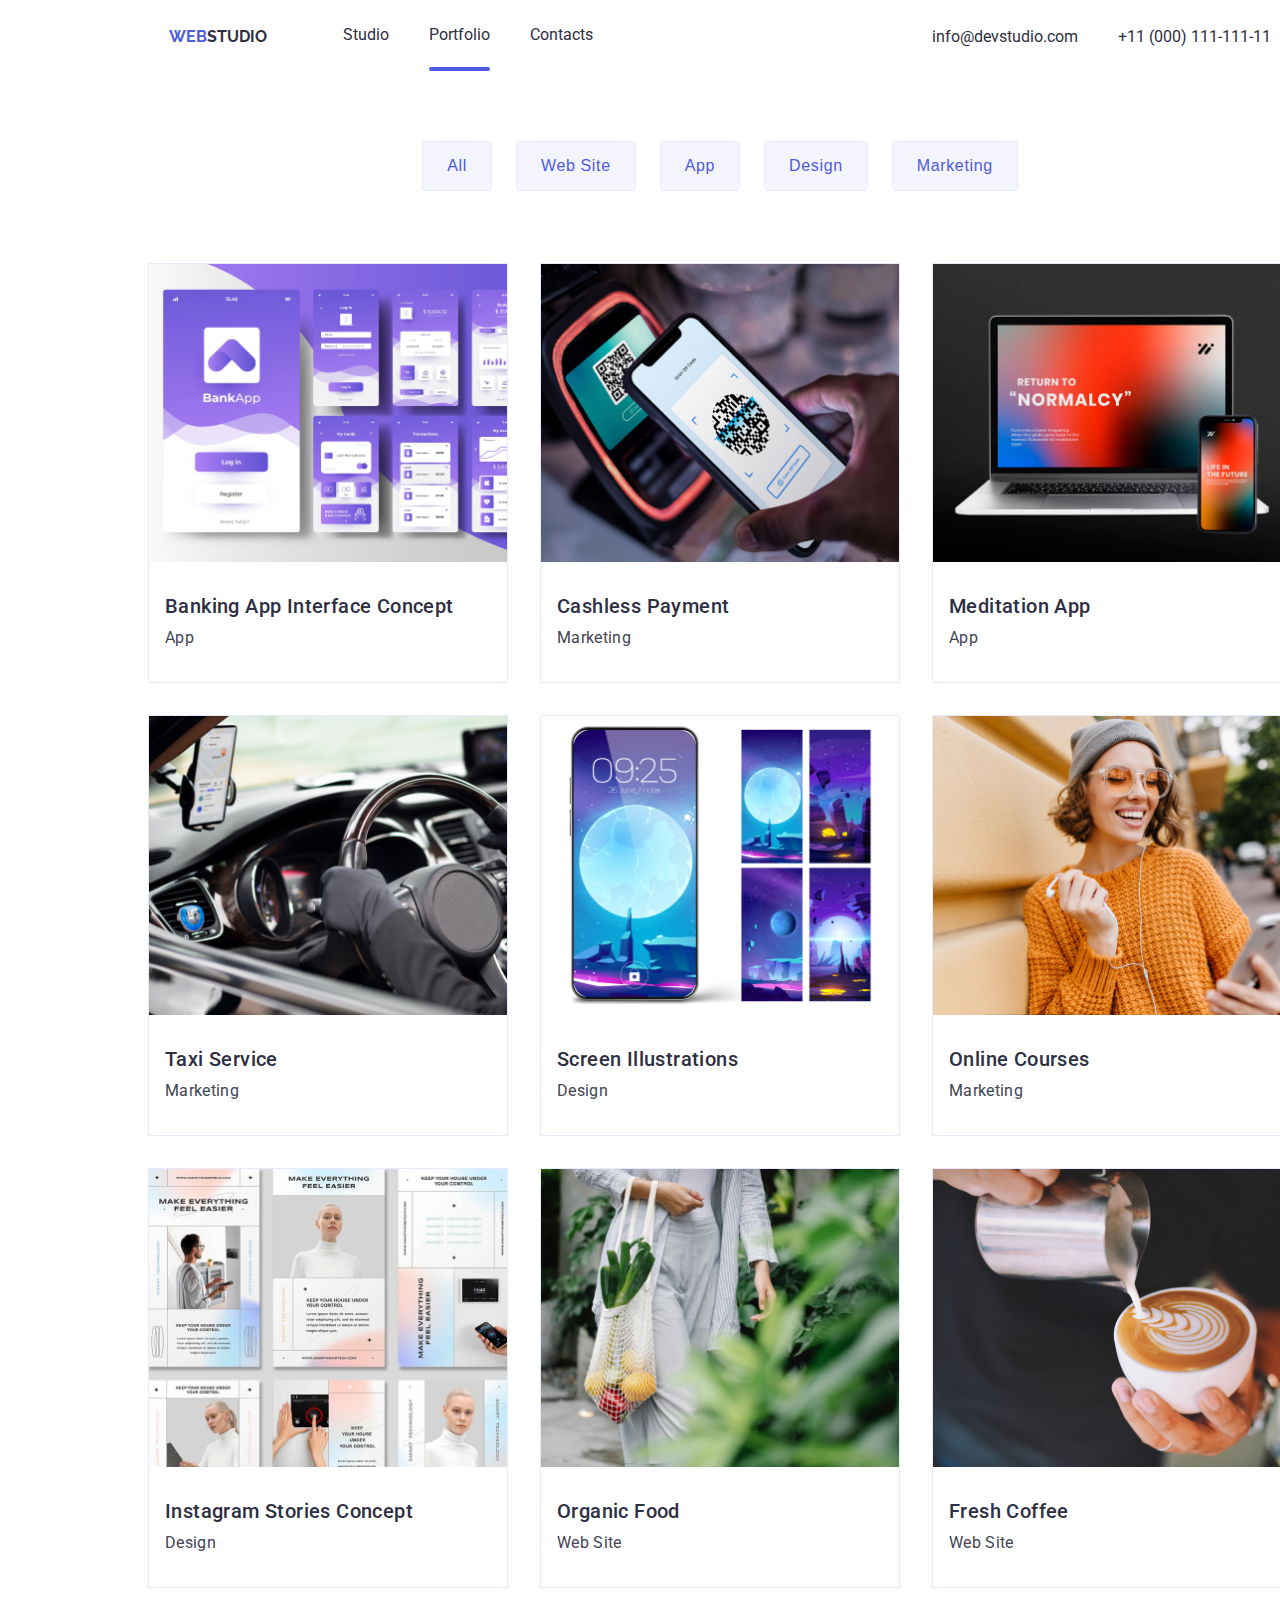
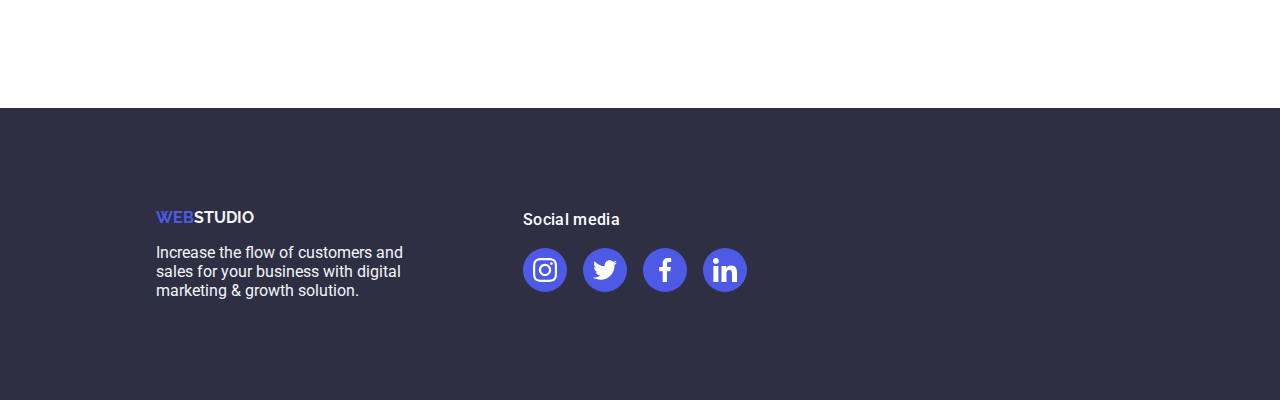
<file: portfolio.html>
<!DOCTYPE html>
<html lang="en">
  <head>
    <meta charset="UTF-8" />
    <meta name="viewport" content="width=device-width, initial-scale=1.0" />
    <title>Portolio</title>
    <link rel="preconnect" href="https://fonts.googleapis.com" />
    <link rel="preconnect" href="https://fonts.gstatic.com" crossorigin />
    <link
      href="https://fonts.googleapis.com/css2?family=Montserrat:wght@400;700&family=Roboto:wght@400;500;700;900&display=swap"
      rel="stylesheet"
    />
    <link rel="preconnect" href="https://fonts.googleapis.com" />
    <link rel="preconnect" href="https://fonts.gstatic.com" crossorigin />
    <link
      href="https://fonts.googleapis.com/css2?family=Montserrat:wght@400;700&family=Raleway:wght@800&family=Roboto:wght@400;500;700;900&display=swap"
      rel="stylesheet"
    />
    <link rel="stylesheet" href="./css/styles.css" />
  </head>

  <body>
    <!-- HEADER -->
    <header class="header container d-flex">
      <div class="d-flex">
        <a class="header-logo link" href="webstudio" alt="logo">
          <h4><span>WEB</span>STUDIO</h4>
        </a>
        <nav class="header-nav">
          <ul class="header-list list">
            <li>
              <a class="header-link link" href="./index.html">Studio</a>
            </li>
            <li>
              <a class="header-link link active" href="./portfolio.html">Portfolio</a>
            </li>
            <li>
              <a class="header-link link" href="contacts">Contacts</a>
            </li>
          </ul>
        </nav>
      </div>
      <ul class="header-contact list">
        <li>
          <a class="link contacts" href="mailto:info@devstudio.com"
            >info@devstudio.com</a
          >
        </li>
        <li>
          <a class="link cotacts" href="tel:+11(000)111-111-11"
            >+11 (000) 111-111-11</a
          >
        </li>
      </ul>
    </header>
    <main>
      <section class="portfolio container">
        <div class="buttons">
          <button class="p-button" type="button">All</button>
          <button class="p-button" type="button">Web Site</button>
          <button class="p-button" type="button">App</button>
          <button class="p-button" type="button">Design</button>
          <button class="p-button" type="button">Marketing</button>
        </div>

        <div class="p-project">
          <ul class="p-list list">
            <li class="p-project-img">
              <div class="project-image">
                  <img 
                   src="./images/project-image1.jpg"
                   alt="Banking App Interface"
                   width="360px"
                   />
                   <div class="project-image-caption">
                      <p>
                        Lorem ipsum dolor sit amet consectetur adipisicing elit. Numquam at debitis omnis. Voluptas doloribus maxime numquam pariatur delectus possimus sed earum. Debitis repellendus minus ratione eos velit, ipsam praesentium minima.
                      </p>
                   </div>
              </div>
              
              <div class="p-caption">
                <h3 class="p-caption-header">Banking App Interface Concept</h3>
                <p class="p-text">App</p>
              </div>
            </li>

            <li class="p-project-img">
              <div class="project-image">
                    <img
                    src="./images/project-image2.jpg"
                    alt="Cashless Payment"
                    width="360px"
                    />
                    <div class="project-image-caption">
                      <p>
                        Lorem ipsum dolor sit amet consectetur adipisicing elit. Numquam at debitis omnis. Voluptas doloribus maxime numquam pariatur delectus possimus sed earum. Debitis repellendus minus ratione eos velit, ipsam praesentium minima.
                      </p>
                   </div>
              </div> 
              <div class="p-caption">
                <h3 class="p-caption-header">Cashless Payment</h3>
                <p class="p-text">Marketing</p>
              </div>
            </li>

            <li class="p-project-img">
              <div class="project-image">
                  <img
                    src="./images/project-image3.jpg"
                    alt="Meditation App"
                    width="360px"
                   />
                  <div class="project-image-caption">
                      <p>
                        Lorem ipsum dolor sit amet consectetur adipisicing elit. Numquam at debitis omnis. Voluptas doloribus maxime numquam pariatur delectus possimus sed earum. Debitis repellendus minus ratione eos velit, ipsam praesentium minima.
                      </p>
                   </div>
              </div>
              <div class="p-caption">
                <h3 class="p-caption-header">Meditation App</h3>
                <p class="p-text">App</p>
              </div>
            </li>

            <li class="p-project-img">
              <div class="project-image">
                  <img
                    src="./images/project-image4.jpg"
                    alt="Taxi Service"
                    width="360px"
                  />
                  <div class="project-image-caption">
                      <p>
                        Lorem ipsum dolor sit amet consectetur adipisicing elit. Numquam at debitis omnis. Voluptas doloribus maxime numquam pariatur delectus possimus sed earum. Debitis repellendus minus ratione eos velit, ipsam praesentium minima.
                      </p>
                   </div>
              </div>
              <div class="p-caption">
                <h3 class="p-caption-header">Taxi Service</h3>
                <p class="p-text">Marketing</p>
              </div>
            </li>

            <li class="p-project-img">
              <div class="project-image">
                  <img
                    src="./images/project-image5.jpg"
                    alt="Screen Illustrations"
                    width="360px"
                  />
                  <div class="project-image-caption">
                      <p>
                        Lorem ipsum dolor sit amet consectetur adipisicing elit. Numquam at debitis omnis. Voluptas doloribus maxime numquam pariatur delectus possimus sed earum. Debitis repellendus minus ratione eos velit, ipsam praesentium minima.
                      </p>
                   </div>
              </div>
              <div class="p-caption">
                <h3 class="p-caption-header">Screen Illustrations</h3>
                <p class="p-text">Design</p>
              </div>
            </li>

            <li class="p-project-img">
              <div class="project-image">
                  <img
                    src="./images/project-image6.jpg"
                    alt="Online Courses"
                    width="360px"
                  />
                  <div class="project-image-caption">
                      <p>
                        Lorem ipsum dolor sit amet consectetur adipisicing elit. Numquam at debitis omnis. Voluptas doloribus maxime numquam pariatur delectus possimus sed earum. Debitis repellendus minus ratione eos velit, ipsam praesentium minima.
                      </p>
                   </div>
              </div>
              <div class="p-caption">
                <h3 class="p-caption-header">Online Courses</h3>
                <p class="p-text">Marketing</p>
              </div>
            </li>

            <li class="p-project-img">
              <div class="project-image">
                  <img
                    src="./images/project-image7.jpg"
                    alt="Instagram Stories Concept"
                    width="360px"
                  />
                  <div class="project-image-caption">
                      <p>
                        Lorem ipsum dolor sit amet consectetur adipisicing elit. Numquam at debitis omnis. Voluptas doloribus maxime numquam pariatur delectus possimus sed earum. Debitis repellendus minus ratione eos velit, ipsam praesentium minima.
                      </p>
                   </div>
              </div>
              <div class="p-caption">
                <h3 class="p-caption-header">Instagram Stories Concept</h3>
                <p class="p-text">Design</p>
              </div>
            </li>

            <li class="p-project-img">
              <div class="project-image">
                  <img
                    src="./images/project-image8.jpg"
                    alt="Organic Food"
                    width="360px"
                  />
                  <div class="project-image-caption">
                      <p>
                        Lorem ipsum dolor sit amet consectetur adipisicing elit. Numquam at debitis omnis. Voluptas doloribus maxime numquam pariatur delectus possimus sed earum. Debitis repellendus minus ratione eos velit, ipsam praesentium minima.
                      </p>
                   </div>
              </div>
              <div class="p-caption">
                <h3 class="p-caption-header">Organic Food</h3>
                <p class="p-text">Web Site</p>
              </div>
            </li>

            <li class="p-project-img">
              <div class="project-image">
                  <img
                    src="./images/project-image9.jpg"
                    alt="Fresh Coffee"
                    width="360px"
                  />
                  <div class="project-image-caption">
                      <p>
                        Lorem ipsum dolor sit amet consectetur adipisicing elit. Numquam at debitis omnis. Voluptas doloribus maxime numquam pariatur delectus possimus sed earum. Debitis repellendus minus ratione eos velit, ipsam praesentium minima.
                      </p>
                   </div>
              </div>
              <div class="p-caption">
                <h3 class="p-caption-header">Fresh Coffee</h3>
                <p class="p-text">Web Site</p>
              </div>
            </li>
          </ul>
        </div>
      </section>
    </main>
    <footer class="footer container d-flex">
      <div>
        <a class="footer-logo" href="webstudio" alt="logo">
          <h4><span>WEB</span>STUDIO</h4>
        </a>
        <p class="footer-text">
          Increase the flow of customers and<br />
          sales for your business with digital<br />
          marketing & growth solution.
        </p>
      </div>
       <div class="footer-socials-container">
            <h3>Social media</h3>
        <div class="footer-socials">
            <a class="footer-socials-icon">
                  <svg width="24" height="24">
                    <use href="./images/icons.svg#instagram-2"></use>
                  </svg>
                </a>
                <a class="footer-socials-icon">
                  <svg width="24" height="24">
                    <use href="./images/icons.svg#twitter-1"></use>
                  </svg>
                </a>
                <a class="footer-socials-icon">
                  <svg width="24" height="24">
                    <use href="./images/icons.svg#facebook-1"></use>
                  </svg>
                </a>
                <a class="footer-socials-icon">
                  <svg width="24" height="24">
                    <use href="./images/icons.svg#linkedin-1"></use>
                  </svg>
                </a>
        </div>
    </footer>
  </body>
</html>
</file>
<file: css/styles.css>
* {
  margin: 0;
  padding: 0;
  box-sizing: border-box;
}
:root {
  --IRIS: #4d5ae5;
  --NAVY-BLUE: #2e2f42;
  --WHITE: #fff;
  --SLATE: #434455;
  --LIGHT-SLATE: #8e8f99;
  --CLOUD: #f4f4fd;
  --CORNFLOWER: #e7e9fc;
  --DAIRY: #fcfcfc;
  --NAVY-BLUE-modal: rgba(46, 47, 66, 0.4);
}
/* General Style */
body {
  font-family: "Roboto", sans-serif;
}
.link {
  text-decoration: none;
  color: var(--NAVY-BLUE);
}
.list {
  display: flex;
  list-style: none;
  gap: 24px;
}
.p-text {
  color: var(--SLATE);
  font-size: 16px;
  font-weight: 400;
  line-height: 24px;
  /* 150% */
  letter-spacing: 0.32px;
}
.section-title {
  text-align: center;
  color: var(--NAVY-BLUE);
}
.team-name {
  color: var(--NAVY-BLUE);
}
.container {
  width: 1440px;
}
.d-flex {
  display: flex;
}
.section {
  padding-top: 120px;
  padding-bottom: 120px;
}
.active::after {
  content: " ";
  display: block;
  height: 4px;
  width: 100%;
  border-radius: 2px;
  background-color: var(--IRIS);
  position: relative;
  top: 23px;
}
/* .header-link {
  content: " ";
  display: block;
  height: 4px;
  width: 100%;
  border-radius: 2px;
  background-color: var(--IRIS);
  position: relative;
  top: 23px;
} */

/* End of General Style */

/* Header Section (NAV) */
.header {
  justify-content: space-around;
  align-items: center;
  height: 72px;
}
.header .d-flex {
  align-items: center;
}
.header .list {
  gap: 40px;
}
.header .link .list {
  font-size: 16px;
  font-weight: 500;
  line-height: 24px;
  /* 150% */
  letter-spacing: 0.32px;
}
.header-logo {
  color: var(--NAVY-BLUE);
  font-family: Raleway;
  font-weight: 800;
  margin-right: 76px;
}

.header-logo span {
  color: var(--IRIS);
}
.header-logo:hover {
  color: var(--IRIS);
}
.link:hover {
  color: var(--IRIS);
  cursor: pointer;
}

/* End of Header Section (NAV) */

/* Hero Section */
.hero {
}
.hero-bg {
  background: linear-gradient(rgba(46, 47, 66, 0.7), rgba(46, 47, 66, 0.7)),
    url("../images/people-office-1.jpg");
  background-size: cover;
  background-repeat: no-repeat;
  padding-top: 188px;
  padding-bottom: 188px;
  text-align: center;
  width: 1440px;
}
.hero-txt {
  text-align: center;
  color: var(--WHITE);
  font-size: 56px;
  font-weight: 700;
  line-height: 60px;
  letter-spacing: 1.12px;
  /* text-transform: uppercase; */
}

.hero-btn {
  color: var(--WHITE);
  background-color: var(--IRIS);
  border: none;
  border-radius: 4px;
  padding: 16px 32px;
  margin-top: 48px;
  font-size: 16px;
  font-weight: 500;
  line-height: 24px;
  /* 150% */
  letter-spacing: 0.64px;
}
.hero-btn:hover {
  background-color: goldenrod;
  cursor: pointer;
}
.backdrop {
  background-color: var(--NAVY-BLUE-modal);
  position: fixed;
  top: 0;
  width: 100%;
  height: 100%;
  display: flex;
  align-items: center;
  justify-content: center;
  transition: opacity 250ms cubic-bezier(0.4, 0, 0.2, 1);
}
.modal {
  background-color: var(--DAIRY);
  width: 408px;
  height: 584px;
  border-radius: 4px;
  padding: 24px;
  box-shadow: 0px 2px 1px 0px rgba(0, 0, 0, 0.2),
    0px 1px 3px 0px rgba(0, 0, 0, 0.12), 0px 1px 1px 0px rgba(0, 0, 0, 0.14);
}
.is-hidden {
  opacity: 0;
  pointer-events: none;
}
.modal-close-btn {
  border-radius: 100%;
  border: 1px solid rgba(0, 0, 0, 0.1);
  background-color: var(--CORNFLOWER);
  width: 30px;
  height: 30px;
  color: var(--NAVY-BLUE);
  margin-left: auto;
  display: block;
  transition: fill 250ms cubic-bezier(0.4, 0, 0.2, 1),
    border 250ms cubic-bezier(0.4, 0, 0.2, 1);
  cursor: pointer;
  display: flex;
  justify-content: center;
  align-items: center;
}
.modal-close-btn:hover {
  fill: currentColor;
  border: 1px solid currentColor;
}

/* End of Hero Section */

/* Benefit Section */
.benefit-list-icon {
  background: var(--CLOUD);
  display: flex;
  justify-content: center;
  align-items: center;
  border-radius: 4px;
  padding-top: 24px, 0;
  margin-bottom: 8px;
  transition: 1s;
}
.benefit-list-icon:hover,
.benefit-list-icon:focus {
  background-color: var(--IRIS);
  transition: 0s;
}
.benefit-list-icon:hover svg,
.benefit-list-icon:focus svg {
  fill: var(--WHITE);
}
.benefit-list {
  justify-content: center;
  align-items: center;
  padding-left: 156px;
  padding-right: 156px;
}
.benefit-list h3 {
  margin-bottom: 8px;
}

/* End of Benefit Section */

/* We Do Section */
.wedo {
}
.section-title {
  font-size: 36px;
  font-weight: 700;
  line-height: 40px;
  letter-spacing: 0.72px;
  text-transform: capitalize;
  margin-bottom: 72px;
}
.wedo-item {
  width: 360px;
  height: 300px;
}
.wedo .list {
  justify-content: center;
  align-items: center;
}
/* End of We Do Section */

/* Team Section */
.team {
  background-color: var(--CLOUD);
}
.team .list {
  justify-content: center;
  align-items: center;
  text-align: center;
}
.team .team-image {
  margin-bottom: 32px;
}
.team .team-item {
  padding-bottom: 32px;
  border-radius: 0px 0px 4px 4px;
  background: var(--WHITE);
  box-shadow: 0px 2px 1px 0px rgba(46, 47, 66, 0.08),
    0px 1px 1px 0px rgba(46, 47, 66, 0.16),
    0px 1px 6px 0px rgba(46, 47, 66, 0.08);
}
.team .p-text {
  margin-top: 8px;
  margin-bottom: 32;
}
.team-socials {
  display: flex;
  justify-content: space-around;
  padding-top: 8px;
}
.team-socials-icon {
  display: flex;
  justify-content: center;
  align-items: center;
  background-color: var(--IRIS);
  padding: 10px;
  border-radius: 50%;
  justify-content: center;
  align-items: center;
  transition: 1s;
}
.team-socials-icon svg {
  fill: var(--WHITE);
}
.team-socials-icon:hover,
.team-socials-icon:hover {
  padding: 15px;
  transition: 0s;
}
.team-socials-icon:hover svg {
  fill: red;
}
/* End of Team Section */

/* Portfolio Styling Section */
.portfolio {
  padding-top: 69px;
  padding-bottom: 120px;
}
.p-project {
  padding-top: 72px;
}
.buttons {
  /* text-align: center; */
  display: flex;
  justify-content: center;
  align-items: center;
  gap: 24px;
}
.p-button {
  color: var(--IRIS);
  border-radius: 4px;
  border: 1px solid var(--CORNFLOWER);
  background: var(--CLOUD);
  padding: 12px 24px;
  font-size: 16px;
  font-weight: 500;
  line-height: 24px;
  letter-spacing: 0.64px;
  transition: 1s;
}
.p-button:hover,
.p-button:focus {
  color: var(--WHITE);
  background-color: var(--IRIS);
  transition: 0s;
}
/* .p-project-img:hover img,
.p-project-img:focus img {
  opacity: 0.5;
  border: 2px solid var(--IRIS);
  transition: 0s;
} */

/* .portfolio  */
.p-project .p-list {
  width: 100%;
  flex-wrap: wrap;
  gap: 32px;
  justify-content: center;
  align-items: center;
}
.p-project .p-project-img img {
  width: 100%;
  display: block;
}
.p-project .p-project-img {
  width: 25%;
  border: 1px solid var(--CORNFLOWER);
}
.p-caption {
  flex-direction: column;
  padding: 32px 16px;
  background: var(--WHITE);
}
.p-caption-header {
  color: var(--NAVY-BLUE);
  font-size: 20px;
  font-weight: 500;
  line-height: 24px;
  letter-spacing: 0.4px;
  margin-bottom: 8px;
}
.p-project {
  overflow: hidden;
}
.project-image {
  position: relative;
  overflow: hidden;
}
.project-image-caption {
  position: absolute;
  background-color: rgba(77, 90, 229, 0.7);
  color: white;
  width: 100%;
  height: 100%;
  top: 0;
  left: 0;
  opacity: 0;
  transform: translateY(100%);
  transition: transform 250ms cubic-bezier(0.4, 0, 0.2, 1);
}
.p-project-img:hover .project-image-caption {
  opacity: 1;
  transform: translateY(0);
}
.project-image-caption {
  padding: 40px 32px;
}
/* End of Portfolio Styling Section */

/* Custmers Styling Section */
.customers-list {
  display: flex;
  justify-content: center;
  align-items: center;
  padding-left: 156;
  padding-right: 156;
}
.customer-icon {
  border: 1px solid var(--LIGHT-SLATE);
  padding: 16px 32px;
  transition: 1s;
}
.customer-icon svg {
  fill: var(--LIGHT-SLATE);
}
.customer-icon:hover,
.customer-icon:focus {
  border: 5px solid var(--IRIS);
  padding: 32px 64px;
  transition: 0s;
}
.customer-icon:hover svg,
.customer-icon:focus {
  fill: var(--IRIS);
}

/* End of Custmers Styling Section */

/* Footer Section */
.footer {
  padding: 100px;
  background-color: var(--NAVY-BLUE);
  padding-left: 156px;
  padding-right: 156px;
}
.footer-logo {
  text-decoration: none;
  color: var(--CLOUD);
  font-family: Raleway;
  font-weight: 800;
}
.footer-text {
  color: var(--CLOUD);
  margin-top: 16px;
}
.footer-logo span {
  color: var(--IRIS);
}
.footer-logo:hover {
  color: var(--IRIS);
}
/* End of Footer Section */
/* Footer Socials Styling */
.footer-socials-container {
  padding-left: 120px;
}
.footer-socials-container h3 {
  color: var(--WHITE);
  font-family: Roboto;
  font-size: 16px;
  font-weight: 500;
  line-height: 24px; /* 150% */
  letter-spacing: 0.32px;
}
.footer-socials {
  display: flex;
  justify-content: center;
  gap: 16px;
  margin-top: 16px;
}
.footer-socials-icon {
  display: flex;
  justify-content: center;
  align-items: center;
  background-color: var(--IRIS);
  padding: 10px;
  border-radius: 50%;
  justify-content: center;
  align-items: center;
  transition: 1s;
}
.footer-socials-icon svg {
  fill: var(--WHITE);
}
.footer-socials-icon:hover,
.footer-socials-icon:focus {
  padding: 15px;
  transition: 0s;
}
.footer-socials-icon:hover svg,
.footer-socials-icon:focus svg {
  fill: red;
}
/* End Footer Socials Styling */
</file>
